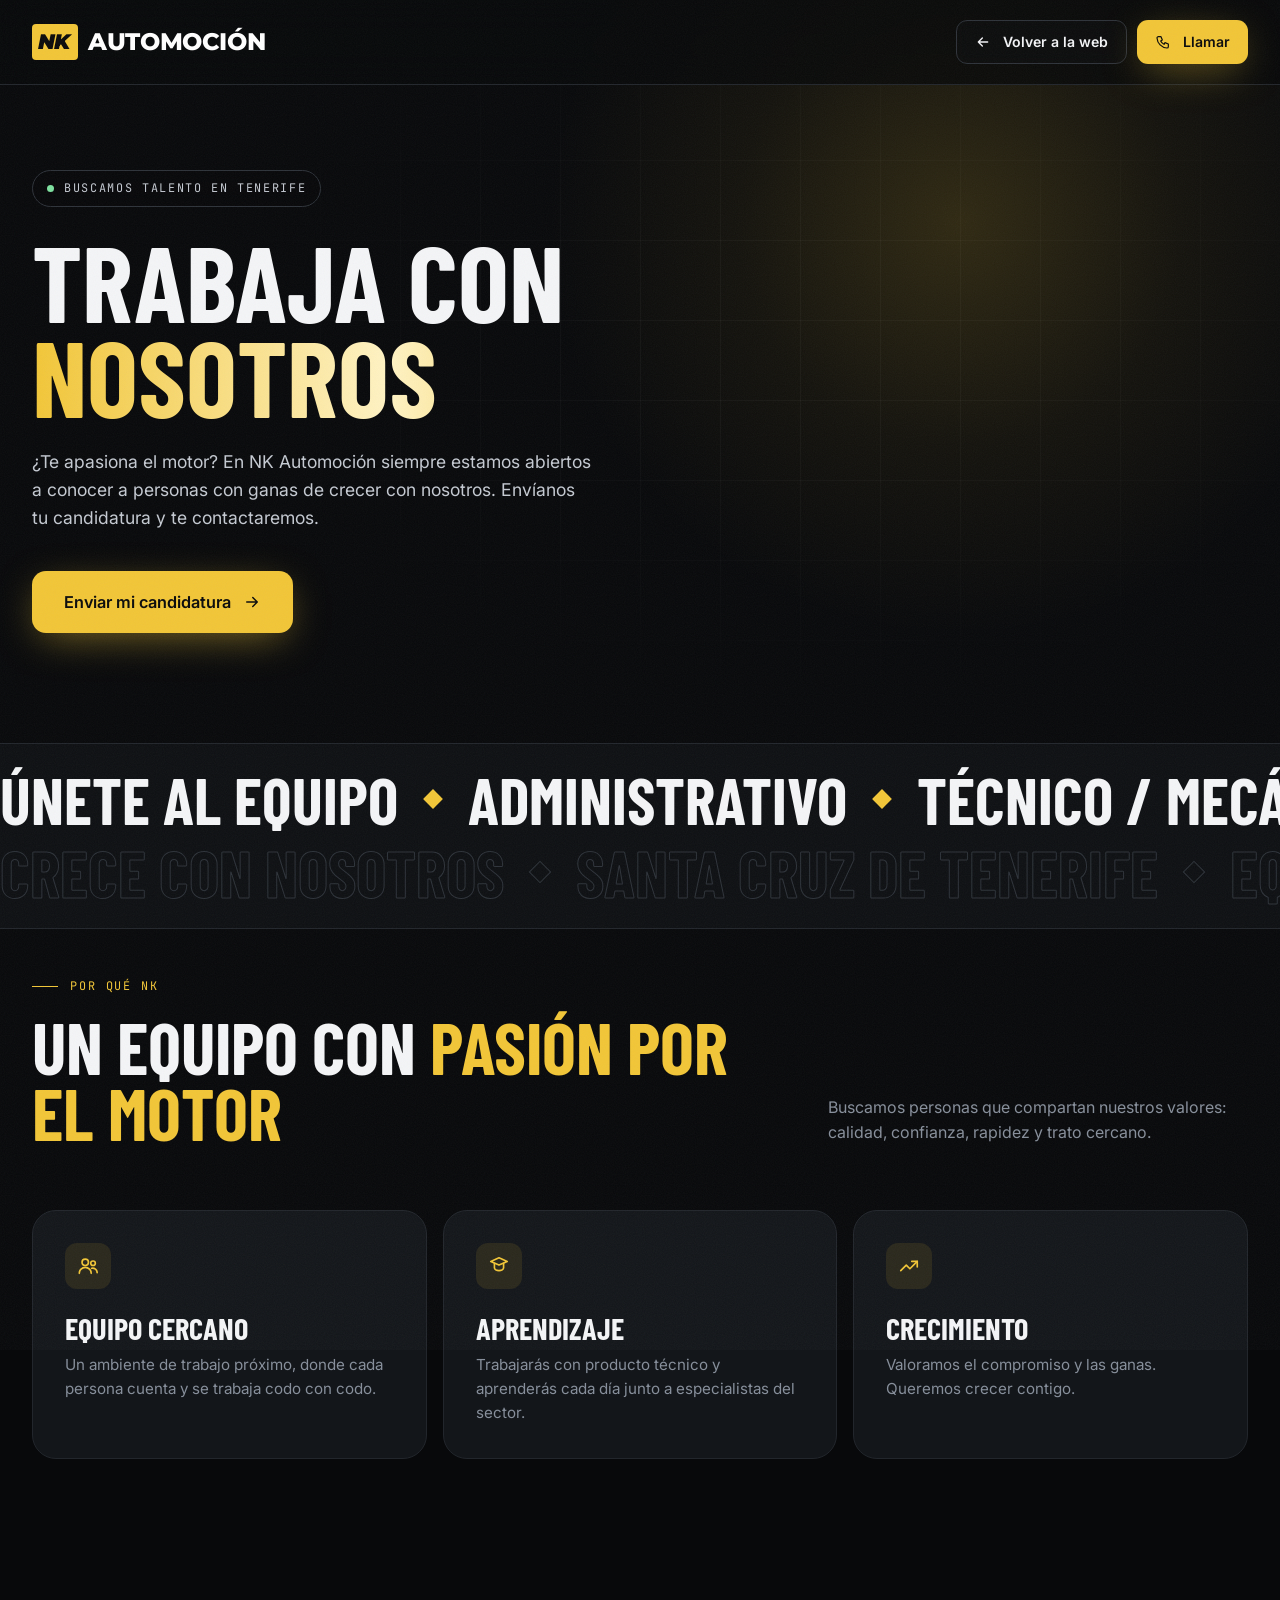
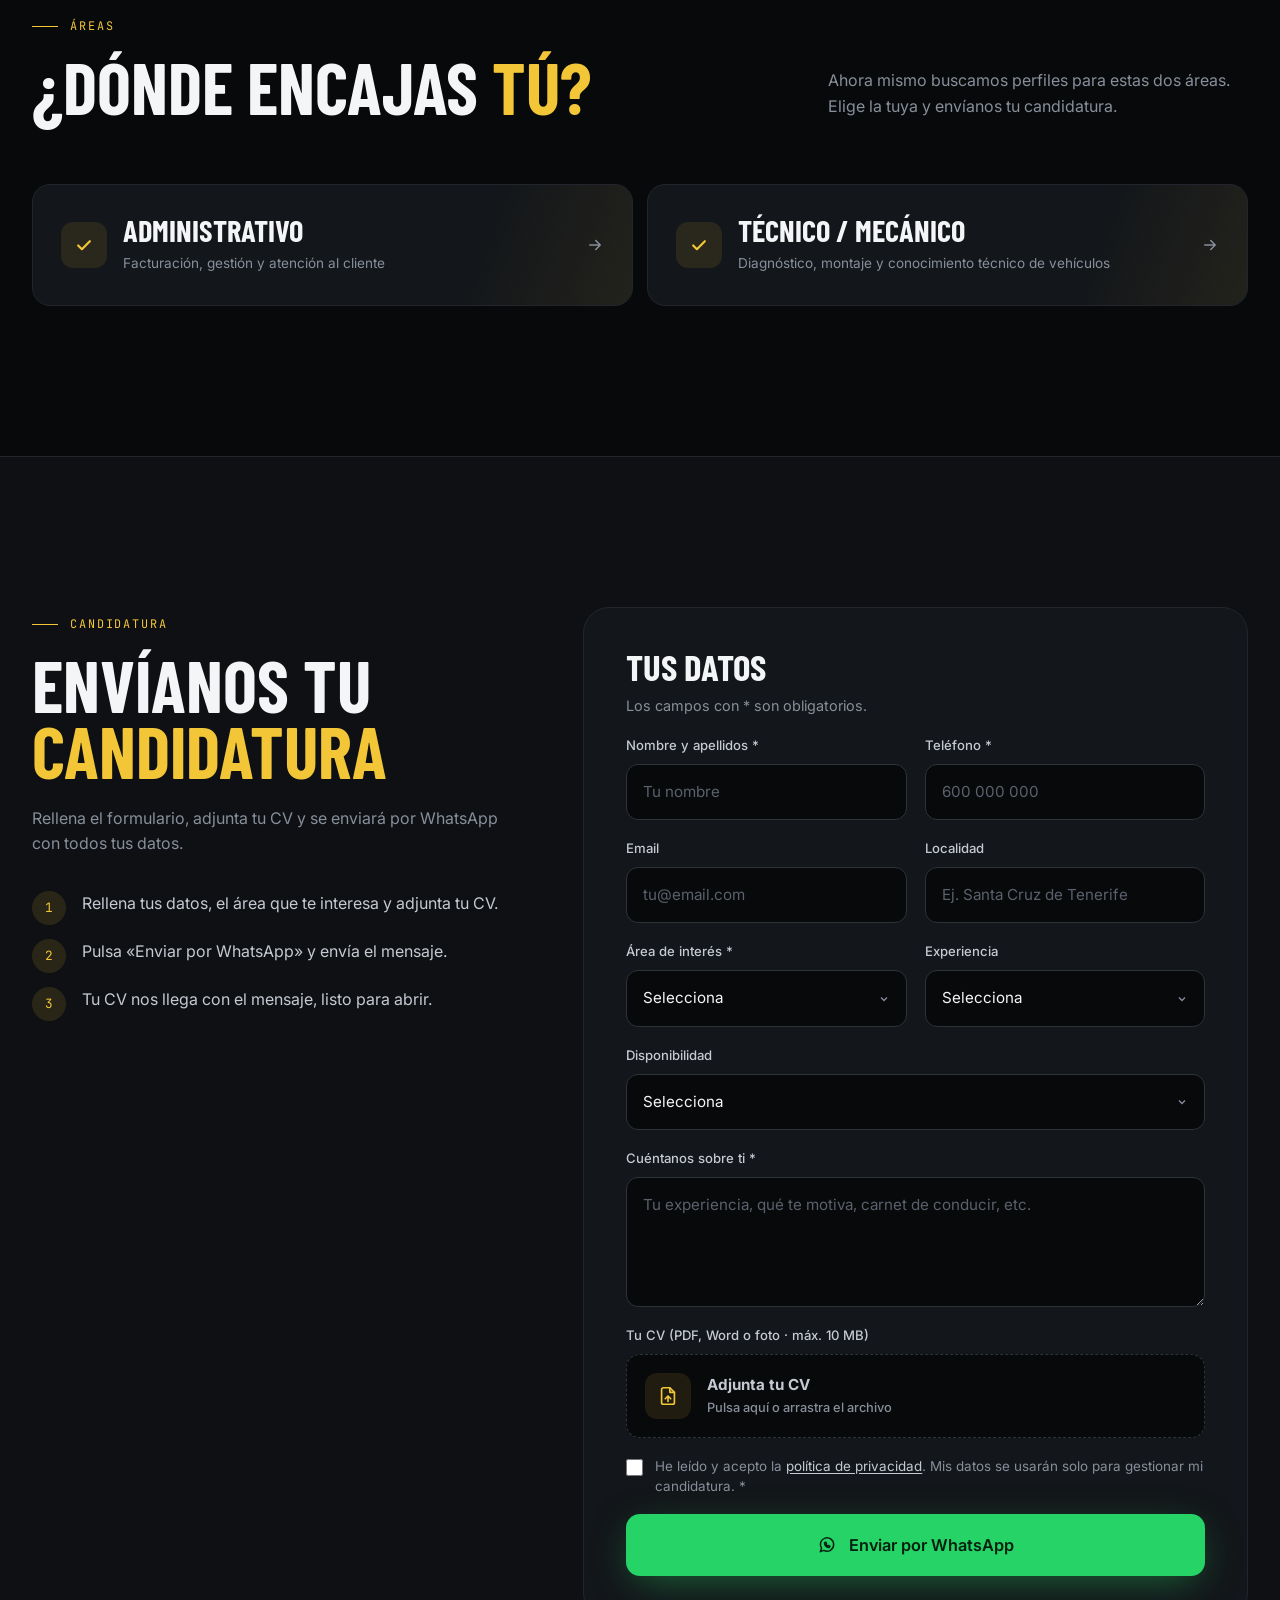
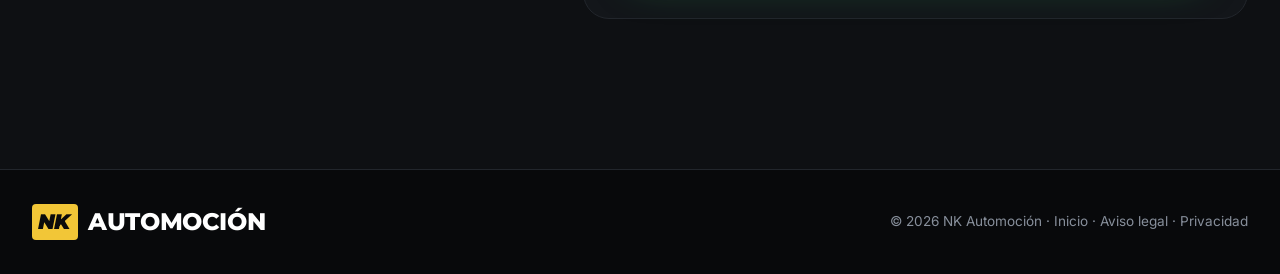
<file: trabaja-con-nosotros.html>
<!doctype html>
<html lang="es">
<head>
<meta charset="utf-8">
<meta name="viewport" content="width=device-width, initial-scale=1, viewport-fit=cover">
<title>Trabaja con nosotros: empleo en Santa Cruz de Tenerife | NK Automoción</title>
<meta name="description" content="Empleo en NK Automoción, taller mecánico en Santa Cruz de Tenerife: administrativo y técnico / mecánico. Envía tu candidatura y tu CV en un minuto.">
<link rel="canonical" href="https://nkautomocion7.vercel.app/trabaja-con-nosotros">
<meta name="robots" content="index, follow">
<meta property="og:site_name" content="NK Automoción">
<meta property="og:title" content="Trabaja con nosotros · NK Automoción">
<meta property="og:description" content="Buscamos administrativo y técnico / mecánico en Santa Cruz de Tenerife. Envía tu candidatura.">
<meta property="og:type" content="website">
<meta property="og:url" content="https://nkautomocion7.vercel.app/trabaja-con-nosotros">
<meta property="og:image" content="https://nkautomocion7.vercel.app/og-image.jpg">
<meta property="og:locale" content="es_ES">
<meta name="twitter:card" content="summary_large_image">
<link rel="icon" href="/favicon.svg" type="image/svg+xml">
<link rel="apple-touch-icon" href="/apple-touch-icon.png">
<link rel="manifest" href="/site.webmanifest">
<link rel="preconnect" href="https://fonts.googleapis.com">
<link rel="preconnect" href="https://fonts.gstatic.com" crossorigin>
<link href="https://fonts.googleapis.com/css2?family=Barlow+Condensed:wght@500;600;700;800&family=Inter:wght@400;500;600;700&family=Montserrat:ital,wght@0,800;1,900&family=JetBrains+Mono:wght@500&display=swap" rel="stylesheet">
<script>document.documentElement.classList.add('js','ready')</script>
<style>
:root{
  --bg:#08090b; --bg-2:#0e1013; --card:#13161a; --card-2:#191d22; --line:#22262c; --line-2:#2e333a;
  --text:#f4f5f7; --soft:#c5cad2; --muted:#878f9b;
  --accent:#f2c637; --accent-2:#ffd864; --ink:#0b0b0b;
  --radius:18px; --max:1280px;
  --display:'Barlow Condensed','Arial Narrow',system-ui,sans-serif;
  --sans:'Inter',system-ui,-apple-system,'Segoe UI',sans-serif;
  --brand:'Montserrat','Arial Black',system-ui,sans-serif;
  --mono:'JetBrains Mono',ui-monospace,Menlo,monospace;
  --ease:cubic-bezier(.16,1,.3,1);
}
*{box-sizing:border-box;margin:0;padding:0}
html{scroll-behavior:smooth;scroll-padding-top:84px}
body{background:var(--bg);color:var(--text);font-family:var(--sans);line-height:1.6;-webkit-font-smoothing:antialiased;overflow-x:clip;font-size:16px}
a{color:inherit;text-decoration:none}
button{font:inherit;cursor:pointer;border:0;background:none;color:inherit}
svg{flex:none}
::selection{background:var(--accent);color:var(--ink)}
:focus-visible{outline:2px solid var(--accent);outline-offset:3px;border-radius:6px}
.wrap{max-width:var(--max);margin:0 auto;padding:0 32px}
.eyebrow{display:inline-flex;align-items:center;gap:12px;font-family:var(--mono);font-size:.74rem;text-transform:uppercase;letter-spacing:.16em;color:var(--accent)}
.eyebrow::before{content:"";width:26px;height:1px;background:var(--accent)}
h1,h2,h3{font-family:var(--display);text-transform:uppercase;line-height:.92;letter-spacing:0;font-weight:700}
h2{font-size:clamp(2.7rem,5.6vw,5.2rem);margin-top:18px}
h2 .y{color:var(--accent)}
.lead{color:var(--soft);font-size:1.1rem}
.btn{position:relative;display:inline-flex;align-items:center;justify-content:center;gap:12px;height:56px;padding:0 28px;border-radius:14px;font-weight:600;font-size:.98rem;transition:background .3s,border-color .3s,color .3s,box-shadow .3s;white-space:nowrap;will-change:transform}
.btn svg.arr{transition:transform .35s var(--ease)}
.btn:hover svg.arr{transform:translateX(4px)}
.btn-primary{background:var(--accent);color:var(--ink);box-shadow:0 10px 40px -10px rgba(242,198,55,.55)}
.btn-primary:hover{background:var(--accent-2);box-shadow:0 14px 50px -8px rgba(242,198,55,.75)}
.btn-ghost{border:1px solid var(--line-2);color:var(--text);background:rgba(255,255,255,.02);backdrop-filter:blur(6px)}
.btn-ghost:hover{border-color:var(--soft)}
.btn-lg{height:62px;padding:0 32px;font-size:1.02rem}
.btn-sm{height:44px;padding:0 18px;font-size:.88rem;border-radius:11px}
.ring-ic{width:30px;height:30px;border-radius:50%;background:var(--ink);color:var(--accent);display:grid;place-items:center;margin-left:-8px;position:relative}
.ring-ic::after{content:"";position:absolute;inset:0;border-radius:50%;border:2px solid var(--ink);animation:ring 2s var(--ease) infinite}
@keyframes ring{0%{transform:scale(1);opacity:.8}100%{transform:scale(1.9);opacity:0}}

.js .reveal{opacity:0;transform:translateY(40px);transition:opacity 1.1s var(--ease),transform 1.1s var(--ease)}
.js .reveal.in{opacity:1;transform:none}
.d1{transition-delay:.1s!important}.d2{transition-delay:.2s!important}.d3{transition-delay:.3s!important}

/* Grain */
.grain{position:fixed;inset:-50%;z-index:200;pointer-events:none;opacity:.05;background-image:url("data:image/svg+xml,%3Csvg xmlns='http://www.w3.org/2000/svg' width='160' height='160'%3E%3Cfilter id='n'%3E%3CfeTurbulence type='fractalNoise' baseFrequency='.9' numOctaves='3' stitchTiles='stitch'/%3E%3C/filter%3E%3Crect width='100%25' height='100%25' filter='url(%23n)'/%3E%3C/svg%3E");animation:grain 1s steps(6) infinite}
@keyframes grain{0%{transform:translate(0,0)}20%{transform:translate(-3%,2%)}40%{transform:translate(2%,-3%)}60%{transform:translate(-2%,-1%)}80%{transform:translate(3%,3%)}100%{transform:translate(0,0)}}

/* Cursor */
.cursor{position:fixed;left:0;top:0;z-index:300;pointer-events:none;display:none}
.has-cursor .cursor{display:block}
.has-cursor,.has-cursor a,.has-cursor button,.has-cursor .cat{cursor:none}
.c-dot{position:fixed;width:6px;height:6px;margin:-3px 0 0 -3px;border-radius:50%;background:var(--accent)}
.c-ring{position:fixed;width:38px;height:38px;margin:-19px 0 0 -19px;border-radius:50%;border:1px solid rgba(242,198,55,.55);display:grid;place-items:center;transition:width .4s var(--ease),height .4s var(--ease),margin .4s var(--ease),background .3s,border-color .3s}
.c-label{font-size:.68rem;font-weight:700;text-transform:uppercase;letter-spacing:.08em;color:var(--ink);opacity:0;transition:opacity .2s}
.cursor.hover .c-ring{width:64px;height:64px;margin:-32px 0 0 -32px;border-color:var(--accent)}
.cursor.label .c-ring{width:84px;height:84px;margin:-42px 0 0 -42px;background:var(--accent);border-color:var(--accent)}
.cursor.label .c-label{opacity:1}
.cursor.label .c-dot,.cursor.hidden{opacity:0}

/* Loader */
.loader{position:fixed;inset:0;z-index:250;background:var(--bg);display:grid;place-items:center;transition:transform 1.1s var(--ease) .1s}
.loader .ld-inner{width:min(360px,80vw);transition:opacity .5s}
.ld-logo{display:flex;align-items:center;gap:12px;justify-content:center;margin-bottom:34px}
.ld-logo .nk-box{font-size:1.9rem}.ld-logo .nk-word{font-size:2.15rem}
.ld-bar{height:2px;background:var(--line);overflow:hidden}
.ld-bar i{display:block;height:100%;width:100%;background:var(--accent);transform-origin:left;transform:scaleX(0)}
.ld-meta{display:flex;justify-content:space-between;margin-top:12px;font-family:var(--mono);font-size:.72rem;color:var(--muted);text-transform:uppercase;letter-spacing:.14em}
.ready .loader{transform:translateY(-100%)}
.ready .loader .ld-inner{opacity:0}
html:not(.js) .loader{display:none}

/* Logo */
.logo{display:inline-flex;align-items:center;gap:10px}
.nk-box{background:var(--accent);color:var(--ink);font-family:var(--brand);font-weight:900;font-style:italic;font-size:1.3rem;letter-spacing:-.05em;line-height:1;padding:8px 9px 7px 6px;border-radius:4px}
.nk-word{font-family:var(--brand);font-weight:800;font-size:1.48rem;letter-spacing:-.015em;line-height:1;color:#fff}

/* Header */
header{position:fixed;top:0;left:0;right:0;z-index:60;transition:background .4s,border-color .4s,transform .5s var(--ease);border-bottom:1px solid transparent}
header.scrolled{background:rgba(8,9,11,.78);backdrop-filter:saturate(1.4) blur(18px);-webkit-backdrop-filter:saturate(1.4) blur(18px);border-bottom-color:var(--line)}
header.hide{transform:translateY(-100%)}
.nav{display:flex;align-items:center;justify-content:space-between;height:84px;gap:24px}
.menu{display:flex;gap:6px;font-size:.9rem;font-weight:500;background:rgba(255,255,255,.03);border:1px solid var(--line);border-radius:999px;padding:5px;backdrop-filter:blur(10px)}
.menu a{color:var(--soft);padding:8px 13px;border-radius:999px;transition:color .25s,background .25s;white-space:nowrap;font-size:.86rem}
.nav-phone{white-space:nowrap}
@media (max-width:1380px){.nav-phone{display:none!important}}
.menu a:hover{color:#fff}
.menu a.active{color:var(--ink);background:var(--accent)}
.nav-actions{display:flex;align-items:center;gap:14px}
.nav-phone{display:flex;flex-direction:column;align-items:flex-end;line-height:1.15;font-size:.72rem;color:var(--muted);font-family:var(--mono);text-transform:uppercase;letter-spacing:.1em}
.nav-phone b{font-family:var(--sans);font-size:1rem;color:#fff;letter-spacing:0;text-transform:none;font-weight:600}
.burger{display:none;width:46px;height:46px;border-radius:12px;border:1px solid var(--line-2);place-items:center;background:rgba(8,9,11,.5)}

/* Mobile nav */
.mnav{position:fixed;inset:0;background:var(--bg);z-index:55;padding:120px 22px 40px;display:flex;flex-direction:column;clip-path:circle(0% at calc(100% - 45px) 42px);transition:clip-path .8s var(--ease)}
.mnav.open{clip-path:circle(150% at calc(100% - 45px) 42px)}
.mnav a.ml{font-family:var(--display);text-transform:uppercase;font-size:2.9rem;font-weight:700;line-height:1;padding:14px 0;border-bottom:1px solid var(--line);display:flex;justify-content:space-between;align-items:center}
.mnav a.ml span{font-family:var(--mono);font-size:.75rem;color:var(--accent);font-weight:500}
.mnav .btn{margin-top:auto;width:100%}

/* ===== HERO ===== */
.hero{position:relative;min-height:100vh;min-height:100svh;display:flex;align-items:center;overflow:hidden;isolation:isolate;padding:120px 0 150px}
#disc{position:absolute;inset:0;width:100%;height:100%;z-index:-1;display:block}
.hero-glow{position:absolute;z-index:-2;width:900px;height:900px;left:var(--gx,70%);top:var(--gy,50%);transform:translate(-50%,-50%);background:radial-gradient(circle,rgba(242,198,55,.17) 0%,rgba(242,198,55,.05) 35%,transparent 65%);pointer-events:none}
.hero-grid{position:absolute;inset:0;z-index:-3;background-image:linear-gradient(rgba(255,255,255,.035) 1px,transparent 1px),linear-gradient(90deg,rgba(255,255,255,.035) 1px,transparent 1px);background-size:80px 80px;mask-image:radial-gradient(ellipse 70% 70% at 65% 45%,#000 20%,transparent 75%);-webkit-mask-image:radial-gradient(ellipse 70% 70% at 65% 45%,#000 20%,transparent 75%)}
.disc-fallback{position:absolute;right:6%;top:50%;width:min(560px,46vw);transform:translateY(-50%);z-index:-1;display:none;opacity:.9}
.disc-fallback.on{display:block}
.disc-fallback .spin{transform-origin:200px 200px;animation:spin 6s linear infinite}
@keyframes spin{to{transform:rotate(360deg)}}
.hero-content{position:relative;width:100%}
.hero-kicker{display:inline-flex;align-items:center;gap:10px;font-family:var(--mono);font-size:.74rem;text-transform:uppercase;letter-spacing:.14em;color:var(--soft);border:1px solid var(--line-2);padding:8px 14px;border-radius:999px;background:rgba(8,9,11,.5);backdrop-filter:blur(8px)}
.dot-live{width:7px;height:7px;border-radius:50%;background:#7ee2a0;box-shadow:0 0 0 0 rgba(126,226,160,.6);animation:pulse 2s infinite}
@keyframes pulse{70%{box-shadow:0 0 0 9px rgba(126,226,160,0)}100%{box-shadow:0 0 0 0 rgba(126,226,160,0)}}
.hero-title{font-size:clamp(3.6rem,6.7vw,7.4rem);line-height:.86;margin:28px 0 30px;max-width:9.5em}
.hero-title .ln{display:block;overflow:hidden;padding-bottom:.04em}
.hero-title .ln>span{display:inline-block}
.hero-title .y{color:var(--accent)}
.hero-title .o{color:transparent;-webkit-text-stroke:1.5px rgba(255,255,255,.85)}
.js .hero-title .ln>span{transform:translateY(105%);transition:transform 1.3s var(--ease)}
.js .hero-fade{opacity:0;transform:translateY(24px);transition:opacity 1.2s var(--ease),transform 1.2s var(--ease)}
.ready .hero-title .ln>span,.ready .hero-fade{transform:none;opacity:1}
.ready .hero-title .ln:nth-child(2)>span{transition-delay:.08s}
.ready .hero-title .ln:nth-child(3)>span{transition-delay:.16s}
.ready .hero-fade.f1{transition-delay:.35s}.ready .hero-fade.f2{transition-delay:.45s}.ready .hero-fade.f3{transition-delay:.55s}
.hero-lead{max-width:470px;color:var(--soft);font-size:1.14rem;margin-bottom:40px}
.hero-cta{display:flex;flex-wrap:wrap;gap:12px}

.hud{position:absolute;left:0;right:0;bottom:32px;z-index:2}
.hud .wrap{display:flex;justify-content:space-between;align-items:flex-end;gap:20px}
.hud-coord{font-family:var(--mono);font-size:.72rem;color:var(--muted);letter-spacing:.12em;line-height:1.7;text-transform:uppercase}
.hud-coord b{color:var(--soft);font-weight:500}
.rpm{display:flex;align-items:flex-end;gap:16px;font-family:var(--mono)}
.rpm-num{font-family:var(--display);font-size:3.2rem;font-weight:700;line-height:.8;color:#fff;font-variant-numeric:tabular-nums;min-width:2.1em;text-align:right}
.rpm-meta{font-size:.68rem;color:var(--muted);letter-spacing:.14em;text-transform:uppercase}
.rpm-bars{display:flex;gap:3px;align-items:flex-end;height:30px;margin-bottom:4px}
.rpm-bars i{width:4px;background:var(--line-2);border-radius:1px;transition:background .15s}
.rpm-bars i.on{background:var(--accent)}
.rpm-bars i.red.on{background:#ff5a4f}
.scroll-ind{display:flex;flex-direction:column;align-items:center;gap:10px;font-family:var(--mono);font-size:.68rem;letter-spacing:.2em;color:var(--muted);text-transform:uppercase}
.scroll-ind i{width:1px;height:46px;background:var(--line-2);position:relative;overflow:hidden}
.scroll-ind i::after{content:"";position:absolute;left:0;top:-50%;width:100%;height:50%;background:var(--accent);animation:drop 1.8s var(--ease) infinite}
@keyframes drop{to{top:110%}}

/* Marquee */
.marquee{border-top:1px solid var(--line);border-bottom:1px solid var(--line);padding:26px 0;overflow:hidden;background:var(--bg-2)}
.mq-row{display:flex;width:max-content;animation:mq 38s linear infinite}
.mq-row.rev{animation-direction:reverse;margin-top:6px}
.mq-row span{display:inline-flex;align-items:center;gap:34px;padding-right:34px;font-family:var(--display);font-weight:700;text-transform:uppercase;font-size:clamp(2.4rem,5vw,4.4rem);line-height:1.05;white-space:nowrap}
.mq-row.rev span{color:transparent;-webkit-text-stroke:1px var(--line-2)}
.mq-row span::after{content:"";width:16px;height:16px;background:var(--accent);transform:rotate(45deg);flex:none}
.mq-row.rev span::after{background:none;border:1px solid var(--line-2)}
.mq-skew{transition:transform .25s ease-out}
@keyframes mq{to{transform:translateX(-50%)}}

section{padding:150px 0;position:relative}


/* ===== SECTORES ===== */
.sectors{background:var(--bg);padding:130px 0 110px}
.sec-grid{display:grid;grid-template-columns:repeat(4,1fr);gap:16px}
.sector{position:relative;border:1px solid var(--line);border-radius:24px;padding:30px 28px;background:var(--card);overflow:hidden;isolation:isolate;min-height:300px;display:flex;flex-direction:column;transition:border-color .4s,transform .6s var(--ease)}
.sector::before{content:"";position:absolute;inset:0;z-index:-1;background:radial-gradient(380px circle at var(--mx,50%) var(--my,0%),rgba(242,198,55,.12),transparent 50%);opacity:0;transition:opacity .4s}
.sector:hover{border-color:rgba(242,198,55,.4);transform:translateY(-6px)}
.sector:hover::before{opacity:1}
.sector .s-ic{width:64px;height:64px;border-radius:16px;background:rgba(242,198,55,.1);border:1px solid rgba(242,198,55,.22);color:var(--accent);display:grid;place-items:center;margin-bottom:auto;transition:transform .6s var(--ease)}
.sector:hover .s-ic{transform:rotate(-8deg) scale(1.08)}
.sector .s-n{position:absolute;top:28px;right:28px;font-family:var(--mono);font-size:.74rem;color:var(--muted)}
.sector h3{font-size:2.4rem;margin:40px 0 10px}
.sector p{color:var(--muted);font-size:.93rem}
@media (max-width:1100px){.sec-grid{grid-template-columns:1fr 1fr}}
@media (max-width:760px){.sectors{padding:90px 0 70px}.sec-grid{gap:10px}.sector{min-height:0;padding:22px 18px}.sector h3{font-size:1.7rem;margin-top:26px}.sector .s-ic{width:52px;height:52px}.sector p{font-size:.84rem}.sector .s-n{top:20px;right:18px}}
@media (max-width:370px){.sec-grid{grid-template-columns:1fr}}

/* ===== HORIZONTAL CATEGORIES ===== */
.h-section{padding:0;background:var(--bg)}
.h-sticky{position:sticky;top:0;height:100vh;overflow:hidden;display:flex;flex-direction:column;justify-content:center}
.h-track{display:flex;gap:20px;padding:0 32px 0 max(32px,calc((100vw - var(--max))/2 + 32px));will-change:transform;width:max-content}
.h-intro{width:min(480px,80vw);flex:none;display:flex;flex-direction:column;justify-content:center;padding-right:40px}
.h-intro p{color:var(--muted);margin-top:24px;max-width:380px}
.h-hint{display:flex;align-items:center;gap:12px;margin-top:36px;font-family:var(--mono);font-size:.72rem;letter-spacing:.14em;text-transform:uppercase;color:var(--soft)}
.h-hint i{width:60px;height:1px;background:var(--line-2);position:relative;overflow:hidden}
.h-hint i::after{content:"";position:absolute;inset:0;background:var(--accent);animation:hint 2s var(--ease) infinite}
@keyframes hint{0%{transform:translateX(-100%)}100%{transform:translateX(100%)}}
.cat{position:relative;flex:none;width:380px;height:min(540px,68vh);background:var(--card);border:1px solid var(--line);border-radius:24px;padding:34px;display:flex;flex-direction:column;overflow:hidden;text-align:left;isolation:isolate;transition:border-color .4s,transform .6s var(--ease)}
.cat::before{content:"";position:absolute;inset:0;z-index:-1;background:radial-gradient(420px circle at var(--mx,50%) var(--my,30%),rgba(242,198,55,.13),transparent 45%);opacity:0;transition:opacity .4s}
.cat:hover{border-color:rgba(242,198,55,.4)}
.cat:hover::before{opacity:1}
.cat-num{font-family:var(--mono);font-size:.78rem;color:var(--muted);display:flex;justify-content:space-between;width:100%}
.cat-num b{font-weight:500;color:var(--accent)}
.cat-art{flex:1;display:grid;place-items:center;color:var(--accent);position:relative}
.cat-art::before{content:"";position:absolute;width:190px;height:190px;border-radius:50%;border:1px dashed var(--line-2);transition:transform 1.2s var(--ease),border-color .4s}
.cat:hover .cat-art::before{transform:rotate(90deg) scale(1.08);border-color:rgba(242,198,55,.35)}
.cat-art svg{width:110px;height:110px;transition:transform .8s var(--ease);filter:drop-shadow(0 0 30px rgba(242,198,55,.25))}
.cat:hover .cat-art svg{transform:scale(1.1) rotate(-6deg)}
.cat h3{font-size:2.5rem;margin-bottom:10px}
.cat p{color:var(--muted);font-size:.94rem;line-height:1.5;min-height:2.9em}
.cat-go{display:flex;align-items:center;justify-content:space-between;margin-top:22px;padding-top:18px;border-top:1px solid var(--line);font-size:.88rem;font-weight:600;color:var(--soft);transition:color .3s}
.cat:hover .cat-go{color:var(--accent)}
.cat-go span.c{width:38px;height:38px;border-radius:50%;border:1px solid var(--line-2);display:grid;place-items:center;transition:all .4s var(--ease)}
.cat:hover .cat-go span.c{background:var(--accent);color:var(--ink);border-color:var(--accent);transform:rotate(-45deg)}
.h-progress{position:absolute;left:max(32px,calc((100vw - var(--max))/2 + 32px));right:max(32px,calc((100vw - var(--max))/2 + 32px));bottom:44px;height:1px;background:var(--line);display:flex;align-items:center}
.h-progress i{position:absolute;left:0;top:0;height:1px;width:100%;background:var(--accent);transform-origin:left;transform:scaleX(0)}
.h-progress span{position:absolute;right:0;top:12px;font-family:var(--mono);font-size:.7rem;color:var(--muted);letter-spacing:.12em}

/* ===== BENTO ===== */
.why{background:var(--bg-2);border-top:1px solid var(--line)}
.sec-head{display:grid;grid-template-columns:1.2fr .8fr;gap:40px;align-items:end;margin-bottom:64px}
.sec-head p{color:var(--muted);max-width:420px;justify-self:end}
.bento{display:grid;grid-template-columns:repeat(4,1fr);grid-auto-rows:minmax(250px,auto);gap:16px}
.b{position:relative;background:var(--card);border:1px solid var(--line);border-radius:24px;padding:30px;overflow:hidden;isolation:isolate;display:flex;flex-direction:column}
.b::before{content:"";position:absolute;inset:0;z-index:-1;background:radial-gradient(380px circle at var(--mx,50%) var(--my,0%),rgba(255,255,255,.06),transparent 50%);opacity:0;transition:opacity .4s}
.b:hover::before{opacity:1}
.b h3{font-size:1.9rem;margin-bottom:8px}
.b p{color:var(--muted);font-size:.93rem;max-width:360px}
.b-tag{font-family:var(--mono);font-size:.7rem;letter-spacing:.14em;text-transform:uppercase;color:var(--accent);margin-bottom:auto;padding-bottom:30px}
.b-big{grid-column:span 2;grid-row:span 2}
.b-wide{grid-column:span 2}
/* scanner */
.scan{margin:6px 0 34px;border:1px solid var(--line-2);border-radius:16px;background:var(--bg);overflow:hidden;font-family:var(--mono);font-size:.82rem;position:relative}
.scan-head{display:flex;justify-content:space-between;padding:14px 18px;border-bottom:1px solid var(--line);color:var(--muted);font-size:.7rem;letter-spacing:.12em;text-transform:uppercase}
.scan-head b{color:var(--accent);font-weight:500}
.scan ul{list-style:none;padding:8px 0}
.scan li{display:grid;grid-template-columns:120px 1fr 26px;align-items:center;padding:11px 18px;color:var(--muted);opacity:.25;transition:opacity .4s,color .4s}
.scan li b{color:var(--text);font-weight:500}
.scan li i{width:22px;height:22px;border-radius:50%;border:1px solid var(--line-2);display:grid;place-items:center;font-style:normal;color:transparent;transition:all .4s var(--ease);transform:scale(.6)}
.scan.go li{opacity:1}
.scan.go li i{background:rgba(126,226,160,.12);border-color:rgba(126,226,160,.4);color:#7ee2a0;transform:none}
.scan.go li:nth-child(1),.scan.go li:nth-child(1) i{transition-delay:.2s}
.scan.go li:nth-child(2),.scan.go li:nth-child(2) i{transition-delay:.6s}
.scan.go li:nth-child(3),.scan.go li:nth-child(3) i{transition-delay:1s}
.scan.go li:nth-child(4),.scan.go li:nth-child(4) i{transition-delay:1.4s}
.scan-beam{position:absolute;left:0;right:0;top:46px;height:40px;background:linear-gradient(180deg,transparent,rgba(242,198,55,.14),transparent);border-bottom:1px solid rgba(242,198,55,.5);opacity:0}
.scan.go .scan-beam{animation:beam 1.8s var(--ease) .1s forwards}
@keyframes beam{0%{opacity:1;transform:translateY(0)}90%{opacity:1}100%{opacity:0;transform:translateY(170px)}}
.scan-ok{display:flex;align-items:center;gap:10px;margin:0 18px 16px;padding:12px 14px;border-radius:10px;background:rgba(242,198,55,.08);border:1px solid rgba(242,198,55,.25);color:var(--accent);font-weight:500;opacity:0;transform:translateY(8px);transition:all .6s var(--ease) 1.9s}
.scan.go .scan-ok{opacity:1;transform:none}
.big-num{font-family:var(--display);font-size:clamp(3.4rem,4.4vw,4.8rem);font-weight:800;line-height:.85;margin-bottom:12px}
.big-num i{font-style:normal;color:var(--accent)}
.road{display:block;width:calc(100% + 60px);margin:18px -30px auto;height:auto;max-height:120px}
.road .lane{stroke-dasharray:14 12;animation:lane .8s linear infinite}
@keyframes lane{to{stroke-dashoffset:-26}}
.live-big{display:flex;align-items:center;gap:12px;margin-bottom:auto;padding-bottom:30px}
.live-big b{font-family:var(--display);font-size:3.4rem;line-height:.8;font-weight:800}
.shield{position:absolute;right:24px;top:24px;color:var(--accent);opacity:.9}

/* ===== GAUGES ===== */
.gauges-sec{background:var(--bg)}
.gauges{display:grid;grid-template-columns:repeat(2,1fr);gap:16px;max-width:960px;margin:0 auto}
.gauge{position:relative;border:1px solid var(--line);border-radius:24px;padding:36px 30px 32px;background:linear-gradient(180deg,var(--card),var(--bg));text-align:center;overflow:hidden}
.gauge svg{width:100%;max-width:300px;height:auto;display:block;margin:0 auto}
.gauge .g-val{font-family:var(--display);font-size:4rem;font-weight:800;line-height:1;margin-top:-6px;position:relative;font-variant-numeric:tabular-nums}
.gauge .g-val i{font-style:normal;color:var(--accent)}
.gauge .g-label{color:var(--muted);margin-top:10px;font-size:.95rem}
.gauge .g-unit{font-family:var(--mono);font-size:.66rem;letter-spacing:.14em;color:var(--muted);text-transform:uppercase;position:absolute;top:20px;left:24px}

/* ===== TIMELINE ===== */
.steps-sec{background:var(--bg-2);border-top:1px solid var(--line);border-bottom:1px solid var(--line)}
.tl-grid{display:grid;grid-template-columns:.9fr 1.1fr;gap:80px;align-items:start}
.tl-head{position:sticky;top:140px}
.tl-head .lead{margin:26px 0 36px;max-width:420px;color:var(--muted)}
.tl{position:relative;padding-left:64px}
.tl-line{position:absolute;left:19px;top:10px;bottom:10px;width:2px;background:var(--line)}
.tl-fill{position:absolute;inset:0;background:var(--accent);transform-origin:top;transform:scaleY(0)}
.tl-fill::after{content:"";position:absolute;left:50%;bottom:-6px;width:14px;height:14px;margin-left:-7px;border-radius:50%;background:var(--accent);box-shadow:0 0 0 6px rgba(242,198,55,.15),0 0 40px 10px rgba(242,198,55,.45)}
.step{position:relative;padding:0 0 80px}
.step:last-child{padding-bottom:0}
.step-dot{position:absolute;left:-64px;top:0;width:40px;height:40px;border-radius:50%;background:var(--bg-2);border:1px solid var(--line-2);display:grid;place-items:center;font-family:var(--mono);font-size:.75rem;color:var(--muted);transition:all .5s var(--ease)}
.step.on .step-dot{background:var(--accent);border-color:var(--accent);color:var(--ink);font-weight:600}
.step h3{font-size:clamp(2.2rem,3.6vw,3.2rem);margin-bottom:14px;transition:color .5s;color:var(--line-2)}
.step.on h3{color:#fff}
.step p{color:var(--muted);max-width:460px;font-size:1.02rem}
.step-chips{display:flex;gap:8px;flex-wrap:wrap;margin-top:18px}
.step-chips span{font-size:.8rem;border:1px solid var(--line-2);border-radius:999px;padding:6px 12px;color:var(--soft)}

/* ===== ABOUT ===== */
.about{background:var(--bg)}
.about-big{font-family:var(--display);text-transform:uppercase;font-weight:700;font-size:clamp(2.3rem,5vw,4.6rem);line-height:1.02;margin:30px 0 70px;max-width:1150px}
.about-big .w{opacity:1;transition:opacity .15s linear}
.js .about-big .w{opacity:.13}
.about-big .w.y{color:var(--accent)}
.about-row{display:grid;grid-template-columns:1fr 1fr 1fr;gap:16px}
.ab{border-top:1px solid var(--line-2);padding-top:22px}
.ab b{font-family:var(--mono);font-size:.74rem;color:var(--accent);letter-spacing:.12em;text-transform:uppercase;font-weight:500;display:block;margin-bottom:10px}
.ab p{color:var(--soft)}

/* ===== CALL CTA ===== */
.call{padding:0 0 150px;background:var(--bg)}
.call-box{position:relative;border-radius:32px;overflow:hidden;isolation:isolate;border:1px solid var(--line-2);background:var(--card);padding:110px 60px;text-align:center}
.beam{position:absolute;inset:-40%;z-index:-1;background:conic-gradient(from 0deg at 50% 50%,transparent 0deg,rgba(242,198,55,.0) 140deg,rgba(242,198,55,.22) 170deg,rgba(255,230,150,.35) 180deg,rgba(242,198,55,.22) 190deg,transparent 220deg,transparent 360deg);animation:sweep 7s linear infinite;filter:blur(30px)}
@keyframes sweep{to{transform:rotate(360deg)}}
.call-box::after{content:"";position:absolute;inset:0;z-index:-1;background:radial-gradient(ellipse 60% 70% at 50% 50%,rgba(19,22,26,.2),var(--card) 80%)}
.call-box h2{font-size:clamp(3rem,8vw,7rem);margin-top:22px}
.call-num{display:inline-block;font-family:var(--display);font-weight:800;font-size:clamp(3.4rem,11vw,10rem);line-height:.9;letter-spacing:.01em;margin:26px 0 22px;color:var(--accent);text-shadow:0 0 80px rgba(242,198,55,.35);transition:transform .6s var(--ease)}
.call-num:hover{transform:scale(1.03)}
.call-box p{color:var(--soft);max-width:520px;margin:0 auto 40px}
.call-actions{display:flex;justify-content:center;gap:12px;flex-wrap:wrap}

/* ===== CONTACT ===== */
.contact{background:var(--bg-2);border-top:1px solid var(--line)}
.contact-grid{display:grid;grid-template-columns:.95fr 1.05fr;gap:64px}
.contact .lead{margin-top:24px;color:var(--muted);font-size:1.02rem}
.info-list{display:flex;flex-direction:column;gap:12px;margin-top:40px}
.info{display:flex;gap:16px;align-items:center;padding:20px 22px;border:1px solid var(--line);border-radius:16px;background:var(--card);transition:border-color .3s,transform .5s var(--ease)}
.info:hover{border-color:rgba(242,198,55,.4);transform:translateX(6px)}
.ic{width:46px;height:46px;border-radius:12px;background:rgba(242,198,55,.1);color:var(--accent);display:grid;place-items:center;flex:none}
.info small{color:var(--muted);display:block;font-family:var(--mono);font-size:.68rem;text-transform:uppercase;letter-spacing:.14em}
.info b{font-weight:600;font-size:1rem;line-height:1.45}
.info .ext{margin-left:auto;color:var(--muted)}
form.card{background:var(--card);border:1px solid var(--line);border-radius:26px;padding:42px;display:grid;grid-template-columns:1fr 1fr;gap:18px;align-self:start}
form.card h3{grid-column:1/-1;font-size:2.3rem}
form.card .sub{grid-column:1/-1;color:var(--muted);font-size:.9rem;margin-top:-8px}
.field{display:flex;flex-direction:column;gap:8px}
.field.full{grid-column:1/-1}
.field label{font-size:.82rem;color:var(--soft);font-weight:500}
.field input,.field textarea,.field select{width:100%;background:var(--bg);border:1px solid var(--line-2);color:var(--text);padding:15px 16px;border-radius:12px;font:inherit;font-size:.95rem;outline:none;transition:border-color .2s,box-shadow .2s;cursor:text}
.field select{cursor:pointer;appearance:none;-webkit-appearance:none;background-image:url("data:image/svg+xml,%3Csvg xmlns='http://www.w3.org/2000/svg' width='12' height='12' viewBox='0 0 24 24' fill='none' stroke='%23878f9b' stroke-width='2.5'%3E%3Cpath d='m6 9 6 6 6-6'/%3E%3C/svg%3E");background-repeat:no-repeat;background-position:right 16px center;padding-right:42px}
.field input::placeholder,.field textarea::placeholder{color:#5a616c}
.field input:focus,.field textarea:focus,.field select:focus{border-color:var(--accent);box-shadow:0 0 0 4px rgba(242,198,55,.12)}
.field textarea{min-height:130px;resize:vertical}
.field.err input,.field.err textarea{border-color:#ff6b6b}
.consent{grid-column:1/-1;display:flex;gap:12px;font-size:.84rem;color:var(--muted);align-items:flex-start;line-height:1.5}
.consent input{margin-top:3px;width:17px;height:17px;accent-color:var(--accent);flex:none}
.consent a{color:var(--soft);text-decoration:underline;text-underline-offset:2px}
form.card{position:relative}
form.card .btn[disabled]{opacity:.7;pointer-events:none}
.form-msg{grid-column:1/-1;font-size:.9rem;display:none;padding:12px 14px;border-radius:10px}
.form-msg.ok{display:block;background:rgba(126,226,160,.08);color:#7ee2a0;border:1px solid rgba(126,226,160,.2)}
.form-msg.ko{display:block;background:rgba(255,107,107,.08);color:#ff8f8f;border:1px solid rgba(255,107,107,.2)}
form.card .btn{grid-column:1/-1;width:100%}
.cv-drop{position:relative;display:flex;align-items:center;gap:16px;padding:18px;border:1.5px dashed var(--line-2);border-radius:14px;background:var(--bg);cursor:pointer;transition:border-color .25s,background .25s}
.cv-drop:hover,.cv-drop.drag{border-color:var(--accent);background:rgba(242,198,55,.05)}
.cv-drop.has{border-style:solid;border-color:rgba(126,226,160,.5)}
.cv-drop input{position:absolute;inset:0;opacity:0;cursor:pointer}
.cv-drop b{display:block;font-size:.95rem}
.cv-drop small{color:var(--muted);font-size:.8rem}
.cv-drop .x{margin-left:auto;position:relative;z-index:2;width:30px;height:30px;border-radius:50%;border:1px solid var(--line-2);display:none;place-items:center;color:var(--muted)}
.cv-drop.has .x{display:grid}
.btn-wa{background:#25d366;color:#06200f;box-shadow:0 10px 40px -10px rgba(37,211,102,.5)}
.btn-wa:hover{background:#3ee07b}

/* ===== FOOTER ===== */
footer{padding:90px 0 0;border-top:1px solid var(--line);overflow:hidden}
.foot-grid{display:grid;grid-template-columns:1.5fr 1fr 1fr 1fr;gap:40px;margin-bottom:70px}
footer h4{font-family:var(--mono);font-size:.7rem;text-transform:uppercase;letter-spacing:.16em;color:var(--muted);margin-bottom:20px;font-weight:500}
footer ul{list-style:none;display:flex;flex-direction:column;gap:12px;font-size:.93rem;color:var(--soft)}
footer ul a{transition:color .2s}
footer ul a:hover{color:var(--accent)}
.foot-about{color:var(--muted);font-size:.92rem;margin-top:20px;max-width:320px}
.partner{display:inline-flex;align-items:center;gap:12px;margin-top:26px;border:1px solid var(--line-2);border-radius:12px;padding:10px 16px 10px 10px;transition:border-color .3s}
.partner:hover{border-color:var(--accent)}
.partner .pl{width:34px;height:34px;border-radius:8px;background:#fff;color:var(--ink);display:grid;place-items:center;font-family:var(--brand);font-weight:800}
.partner small{display:block;color:var(--muted);font-size:.72rem;font-family:var(--mono);letter-spacing:.1em;text-transform:uppercase}
.foot-bottom{display:flex;justify-content:space-between;gap:20px;flex-wrap:wrap;padding:26px 0;border-top:1px solid var(--line);color:var(--muted);font-size:.82rem}
.to-top{display:inline-flex;align-items:center;gap:6px;transition:color .2s}
.to-top:hover{color:var(--text)}
.giant{display:flex;align-items:center;justify-content:center;gap:1.4vw;padding:3vw 0 0;line-height:.78;user-select:none;transform:translateY(12%)}
.giant .nk-box{font-size:8.4vw;padding:.08em .09em .05em .05em;border-radius:.06em}
.giant .nk-word{font-size:9.2vw;color:var(--card-2);-webkit-text-stroke:1px var(--line-2)}

/* Sticky call bar (mobile) */
.callbar{position:fixed;left:12px;right:12px;bottom:calc(12px + env(safe-area-inset-bottom));z-index:70;display:none;gap:8px;padding:8px;border-radius:18px;background:rgba(19,22,26,.85);backdrop-filter:blur(16px);-webkit-backdrop-filter:blur(16px);border:1px solid var(--line-2);transform:translateY(140%);transition:transform .6s var(--ease)}
.callbar.show{transform:none}
.callbar .btn{flex:1;height:52px;padding:0 14px}

/* Cookie */
.cookie{position:fixed;left:24px;bottom:24px;max-width:380px;background:var(--card-2);border:1px solid var(--line-2);border-radius:18px;padding:22px;z-index:110;font-size:.86rem;color:var(--soft);box-shadow:0 20px 60px -10px rgba(0,0,0,.7);transform:translateY(20px);opacity:0;pointer-events:none;transition:all .5s var(--ease)}
.cookie.show{transform:none;opacity:1;pointer-events:auto}
.cookie b{display:block;color:#fff;margin-bottom:6px}
.cookie a{color:#fff;text-decoration:underline;text-underline-offset:2px}
.cookie .row{display:flex;gap:8px;margin-top:16px}
.cookie .btn{flex:1}

/* ===== RESPONSIVE ===== */
@media (max-width:1100px){
  .menu{display:none}
  .burger{display:grid}
  .bento{grid-template-columns:1fr 1fr}
  .tl-grid,.contact-grid{grid-template-columns:1fr;gap:56px}
  .tl-head{position:static}
  .foot-grid{grid-template-columns:1fr 1fr}
  .sec-head{grid-template-columns:1fr;gap:20px}
  .sec-head p{justify-self:start}
}
@media (max-width:899px){
  .h-sticky{position:static;height:auto;padding:110px 0 40px}
  .h-viewport{overflow-x:auto;scroll-snap-type:x mandatory;-webkit-overflow-scrolling:touch;scrollbar-width:none;padding-bottom:10px}
  .h-viewport::-webkit-scrollbar{display:none}
  .h-track{padding:0 20px;gap:12px}
  .h-intro{width:calc(100vw - 40px);padding:0 0 30px;position:sticky;left:20px}
  .h-section .h-track{flex-wrap:nowrap}
  .h-progress{display:none}
  .cat{scroll-snap-align:center;width:78vw;height:440px;padding:26px}
  .h-head-m{padding:0 20px 34px}
}
@media (min-width:900px){.h-head-m{display:none}}
@media (max-width:899px){.h-intro{display:none}}
@media (max-width:760px){
  .wrap{padding:0 20px}
  section{padding:100px 0}
  .nav{height:72px}
  .nav-phone,.nav-actions .btn{display:none}
  .nk-box{font-size:1.08rem}.nk-word{font-size:1.22rem}
  .hero{align-items:flex-end;padding:0 0 108px}
  .hero-title{font-size:clamp(2.8rem,12.6vw,4.2rem);margin:18px 0 18px}
  .k-long,.hide-m{display:none!important}
  .hero-lead{font-size:1.02rem;margin-bottom:28px}
  .hero-cta .btn{width:100%}
  .hero-kicker{font-size:.64rem}
  .hud{bottom:20px}
  .hud-coord,.scroll-ind{display:none}
  .hud .wrap{justify-content:flex-start}
  .rpm-num{font-size:2.4rem}
  .bento{grid-template-columns:1fr;grid-auto-rows:auto}
  .b-big,.b-wide{grid-column:auto;grid-row:auto}
  .b{padding:24px;min-height:230px}
  .scan li{grid-template-columns:96px 1fr 24px;padding:10px 14px}
  .big-num{font-size:4.4rem}
  .gauges{grid-template-columns:1fr}
  .tl{padding-left:56px}
  .step-dot{left:-56px}
  .about-row{grid-template-columns:1fr;gap:24px}
  .call{padding-bottom:100px}
  .call-box{padding:70px 22px;border-radius:24px}
  .call-actions .btn{width:100%}
  form.card{grid-template-columns:1fr;padding:28px 20px}
  .foot-grid{grid-template-columns:1fr 1fr;gap:34px}
  .foot-grid>div:first-child{grid-column:1/-1}
  .callbar{display:flex}
  footer{padding-bottom:84px}
  .cookie{left:12px;right:12px;bottom:calc(84px + env(safe-area-inset-bottom));max-width:none}
}
@media (prefers-reduced-motion:reduce){
  *,*::before,*::after{animation:none!important;transition:none!important;scroll-behavior:auto!important}
  .js .reveal,.js .hero-fade,.js .hero-title .ln>span{opacity:1;transform:none}
  .js .about-big .w{opacity:1}
}
</style>
<style>
.job-hero{position:relative;overflow:hidden;isolation:isolate;padding:170px 0 110px}
.job-hero .hero-grid{z-index:-2}
.job-hero .hero-glow{left:75%;top:30%}
.job-hero h1{font-size:clamp(3.4rem,8.4vw,8rem);line-height:.88;margin:26px 0 26px}
.job-hero h1 .y{color:var(--accent)}
.job-hero .lead{max-width:560px;margin-bottom:38px}
.perks{display:grid;grid-template-columns:repeat(3,1fr);gap:16px}
.perk{border:1px solid var(--line);border-radius:24px;padding:32px;background:var(--card)}
.perk .ic{margin-bottom:26px}
.perk h3{font-size:1.9rem;margin-bottom:10px}
.perk p{color:var(--muted);font-size:.95rem}
.areas{display:grid;grid-template-columns:repeat(2,1fr);gap:14px}
.area{padding:30px 28px!important;position:relative;overflow:hidden;isolation:isolate}
.area::before{content:"";position:absolute;inset:0;z-index:-1;background:linear-gradient(110deg,transparent 30%,rgba(242,198,55,.12) 50%,transparent 70%);background-size:250% 100%;animation:areaSweep 4s ease-in-out infinite}
.area:nth-child(2)::before{animation-delay:2s}
.area b{font-size:1.9rem!important}
.area>span:nth-child(2){min-width:0;flex:1}
@media (max-width:760px){.area{padding:22px 18px!important;gap:14px!important}.area b{font-size:1.45rem!important;overflow-wrap:anywhere}}
.area .ic{animation:icFloat 3s ease-in-out infinite}
@keyframes areaSweep{0%{background-position:150% 0}60%,100%{background-position:-100% 0}}
@keyframes icFloat{50%{transform:translateY(-5px)}}
/* banda en movimiento */
.job-band{border-top:1px solid var(--line);border-bottom:1px solid var(--line);background:var(--bg-2);overflow:hidden;padding:22px 0}
.job-band .row{display:flex;width:max-content;animation:jobMq 26s linear infinite}
.job-band .row.rev{animation-direction:reverse;margin-top:6px}
.job-band span{display:inline-flex;align-items:center;gap:28px;padding-right:28px;font-family:var(--display);font-weight:700;text-transform:uppercase;font-size:clamp(2.2rem,5vw,4rem);line-height:1.05;white-space:nowrap}
.job-band .rev span{color:transparent;-webkit-text-stroke:1px var(--line-2)}
.job-band span::after{content:"";width:14px;height:14px;background:var(--accent);transform:rotate(45deg);flex:none}
.job-band .rev span::after{background:none;border:1px solid var(--line-2)}
@keyframes jobMq{to{transform:translateX(-50%)}}
/* hero en movimiento */
.job-hero .hero-glow{animation:glowMove 9s ease-in-out infinite alternate}
@keyframes glowMove{0%{transform:translate(-50%,-50%) scale(1)}50%{transform:translate(-62%,-38%) scale(1.15)}100%{transform:translate(-40%,-55%) scale(.95)}}
.job-hero h1 .y{background:linear-gradient(90deg,var(--accent) 0%,#fff3c4 40%,var(--accent) 70%);background-size:220% 100%;-webkit-background-clip:text;background-clip:text;color:transparent;animation:hotShine 4s linear infinite}
@keyframes hotShine{to{background-position:-220% 0}}
.perk .ic{animation:icFloat 3.4s ease-in-out infinite}
.perk:nth-child(2) .ic{animation-delay:.6s}.perk:nth-child(3) .ic{animation-delay:1.2s}
.perk{transition:transform .5s var(--ease),border-color .3s}
.perk:hover{transform:translateY(-6px);border-color:rgba(242,198,55,.4)}
.area{display:flex;align-items:center;gap:16px;padding:22px 24px;border:1px solid var(--line);border-radius:18px;background:var(--card);transition:border-color .3s,transform .5s var(--ease);text-align:left;width:100%}
.area:hover{border-color:rgba(242,198,55,.45);transform:translateY(-3px)}
.area b{font-family:var(--display);text-transform:uppercase;font-size:1.45rem;font-weight:700;line-height:1}
.area small{display:block;color:var(--muted);font-size:.85rem;margin-top:4px}
.area .go{margin-left:auto;color:var(--muted)}
.job-form-wrap{display:grid;grid-template-columns:.85fr 1.15fr;gap:60px;align-items:start}
.job-steps{list-style:none;margin-top:34px;display:flex;flex-direction:column;gap:14px;counter-reset:j}
.job-steps li{display:flex;gap:16px;align-items:flex-start;color:var(--soft)}
.job-steps li::before{counter-increment:j;content:counter(j);flex:none;width:34px;height:34px;border-radius:50%;background:rgba(242,198,55,.12);color:var(--accent);display:grid;place-items:center;font-family:var(--mono);font-size:.8rem}
.cv-drop{position:relative;display:flex;align-items:center;gap:16px;padding:18px;border:1.5px dashed var(--line-2);border-radius:14px;background:var(--bg);cursor:pointer;transition:border-color .25s,background .25s}
.cv-drop:hover,.cv-drop.drag{border-color:var(--accent);background:rgba(242,198,55,.05)}
.cv-drop.has{border-style:solid;border-color:rgba(126,226,160,.5)}
.cv-drop input{position:absolute;inset:0;opacity:0;cursor:pointer}
.cv-drop b{display:block;font-size:.95rem}
.cv-drop small{color:var(--muted);font-size:.8rem}
.cv-drop .x{margin-left:auto;position:relative;z-index:2;width:30px;height:30px;border-radius:50%;border:1px solid var(--line-2);display:none;place-items:center;color:var(--muted)}
.cv-drop.has .x{display:grid}
.btn-wa{background:#25d366;color:#06200f;box-shadow:0 10px 40px -10px rgba(37,211,102,.5)}
.btn-wa:hover{background:#3ee07b}
.simple-foot{border-top:1px solid var(--line);padding:34px 0;color:var(--muted);font-size:.85rem}
.simple-foot .wrap{display:flex;justify-content:space-between;gap:20px;flex-wrap:wrap;align-items:center}
.simple-foot a:hover{color:var(--accent)}
@media (max-width:1000px){.perks{grid-template-columns:1fr 1fr}.job-form-wrap{grid-template-columns:1fr;gap:44px}}
@media (max-width:760px){.job-hero{padding:120px 0 70px}.perks,.areas{grid-template-columns:1fr}.perk{padding:26px}.nav-back span{display:none}.nav-call span{display:none}.nav-actions .btn-sm{padding:0 13px}}
</style>

<script type="application/ld+json">
{
 "@context": "https://schema.org",
 "@graph": [
  {
   "@type": "JobPosting",
   "title": "Administrativo/a",
   "description": "<p>Buscamos una persona para el área administrativa de NK Automoción en Santa Cruz de Tenerife: facturación, gestión y atención al cliente.</p><p>Envía tu candidatura y tu CV desde nuestra web.</p>",
   "datePosted": "2026-10-15",
   "hiringOrganization": {
    "@type": "Organization",
    "name": "NK Automoción",
    "sameAs": "https://nkautomocion7.vercel.app/",
    "logo": "https://nkautomocion7.vercel.app/icon-512.png"
   },
   "jobLocation": {
    "@type": "Place",
    "address": {
     "@type": "PostalAddress",
     "streetAddress": "C. Laura Grote de la Puerta, 14, Nave 7",
     "postalCode": "38110",
     "addressLocality": "Santa Cruz de Tenerife",
     "addressRegion": "Canarias",
     "addressCountry": "ES"
    }
   },
   "directApply": true,
   "url": "https://nkautomocion7.vercel.app/trabaja-con-nosotros"
  },
  {
   "@type": "JobPosting",
   "title": "Técnico/a / mecánico/a",
   "description": "<p>Buscamos un técnico o mecánico para NK Automoción en Santa Cruz de Tenerife: diagnóstico, montaje y conocimiento técnico de vehículos.</p><p>Envía tu candidatura y tu CV desde nuestra web.</p>",
   "datePosted": "2026-10-15",
   "hiringOrganization": {
    "@type": "Organization",
    "name": "NK Automoción",
    "sameAs": "https://nkautomocion7.vercel.app/",
    "logo": "https://nkautomocion7.vercel.app/icon-512.png"
   },
   "jobLocation": {
    "@type": "Place",
    "address": {
     "@type": "PostalAddress",
     "streetAddress": "C. Laura Grote de la Puerta, 14, Nave 7",
     "postalCode": "38110",
     "addressLocality": "Santa Cruz de Tenerife",
     "addressRegion": "Canarias",
     "addressCountry": "ES"
    }
   },
   "directApply": true,
   "url": "https://nkautomocion7.vercel.app/trabaja-con-nosotros"
  }
 ]
}
</script>
</head>
<body>
<div class="grain" aria-hidden="true"></div>
<!-- Iconos -->
<svg width="0" height="0" style="position:absolute" aria-hidden="true">
  <symbol id="i-phone" viewBox="0 0 24 24"><path fill="none" stroke="currentColor" stroke-width="1.8" stroke-linecap="round" stroke-linejoin="round" d="M5 4h4l2 5-2.5 1.5a11 11 0 0 0 5 5L15 13l5 2v4a2 2 0 0 1-2 2A16 16 0 0 1 3 6a2 2 0 0 1 2-2"/></symbol>
  <symbol id="i-mail" viewBox="0 0 24 24"><g fill="none" stroke="currentColor" stroke-width="1.8" stroke-linecap="round" stroke-linejoin="round"><rect x="3" y="5" width="18" height="14" rx="2"/><path d="m3 7 9 6 9-6"/></g></symbol>
  <symbol id="i-pin" viewBox="0 0 24 24"><g fill="none" stroke="currentColor" stroke-width="1.8" stroke-linecap="round" stroke-linejoin="round"><path d="M12 21s-7-6.2-7-11.5a7 7 0 0 1 14 0C19 14.8 12 21 12 21z"/><circle cx="12" cy="9.5" r="2.5"/></g></symbol>
  <symbol id="i-arrow" viewBox="0 0 24 24"><path fill="none" stroke="currentColor" stroke-width="2" stroke-linecap="round" stroke-linejoin="round" d="M5 12h14m-6-6 6 6-6 6"/></symbol>
  <symbol id="i-ext" viewBox="0 0 24 24"><path fill="none" stroke="currentColor" stroke-width="2" stroke-linecap="round" stroke-linejoin="round" d="M7 17 17 7M9 7h8v8"/></symbol>
  <symbol id="i-chat" viewBox="0 0 24 24"><g fill="none" stroke="currentColor" stroke-width="1.8" stroke-linecap="round" stroke-linejoin="round"><path d="M20 11.5a8 8 0 0 1-11.8 7L4 20l1.4-4.1A8 8 0 1 1 20 11.5z"/><path d="M9 9.5c0 3 2.5 5.5 5.5 5.5l1-1.5-2-1-1 .8a4 4 0 0 1-1.8-1.8l.8-1-1-2z"/></g></symbol>
  <symbol id="i-check" viewBox="0 0 24 24"><path fill="none" stroke="currentColor" stroke-width="2.6" stroke-linecap="round" stroke-linejoin="round" d="m5 12.5 4.5 4.5L19 7.5"/></symbol>
</svg>

<header id="header" class="scrolled">
  <div class="wrap nav">
    <a href="./" class="logo" aria-label="NK Automoción, inicio"><span class="nk-box">NK</span><span class="nk-word">AUTOMOCIÓN</span></a>
    <div class="nav-actions" style="gap:10px">
      <a class="btn btn-ghost btn-sm nav-back" href="./" style="display:inline-flex"><svg width="16" height="16" style="transform:rotate(180deg)"><use href="#i-arrow"/></svg><span>Volver a la web</span></a>
      <a class="btn btn-primary btn-sm nav-call" href="tel:+34922293649" style="display:inline-flex" aria-label="Llamar"><svg width="16" height="16"><use href="#i-phone"/></svg><span>Llamar</span></a>
    </div>
  </div>
</header>

<main>
<section class="job-hero">
  <div class="hero-grid" aria-hidden="true"></div>
  <div class="hero-glow" aria-hidden="true"></div>
  <div class="wrap">
    <div class="hero-kicker reveal"><span class="dot-live"></span>Buscamos talento en Tenerife</div>
    <h1 class="reveal d1">Trabaja con<br><span class="y">nosotros</span></h1>
    <p class="lead reveal d2">¿Te apasiona el motor? En NK Automoción siempre estamos abiertos a conocer a personas con ganas de crecer con nosotros. Envíanos tu candidatura y te contactaremos.</p>
    <div class="hero-cta reveal d3">
      <a href="#candidatura" class="btn btn-primary btn-lg">Enviar mi candidatura <svg class="arr" width="18" height="18"><use href="#i-arrow"/></svg></a>
    </div>
  </div>
</section>
<div class="job-band" aria-hidden="true">
  <div class="row"><span>Únete al equipo</span><span>Administrativo</span><span>Técnico / mecánico</span><span>Pasión por el motor</span><span>Únete al equipo</span><span>Administrativo</span><span>Técnico / mecánico</span><span>Pasión por el motor</span></div>
  <div class="row rev"><span>Crece con nosotros</span><span>Santa Cruz de Tenerife</span><span>Equipo cercano</span><span>Crece con nosotros</span><span>Santa Cruz de Tenerife</span><span>Equipo cercano</span></div>
</div>


<section style="padding-top:40px">
  <div class="wrap">
    <div class="sec-head">
      <div class="reveal"><span class="eyebrow">Por qué NK</span><h2>Un equipo con <span class="y">pasión por el motor</span></h2></div>
      <p class="reveal d1">Buscamos personas que compartan nuestros valores: calidad, confianza, rapidez y trato cercano.</p>
    </div>
    <div class="perks">
      <div class="perk reveal"><div class="ic"><svg width="22" height="22" viewBox="0 0 24 24" fill="none" stroke="currentColor" stroke-width="1.8" stroke-linecap="round" stroke-linejoin="round"><circle cx="9" cy="8" r="3.5"/><path d="M2.5 20a6.5 6.5 0 0 1 13 0"/><circle cx="17.5" cy="9" r="2.5"/><path d="M16 14.5a5 5 0 0 1 6 4.8"/></svg></div><h3>Equipo cercano</h3><p>Un ambiente de trabajo próximo, donde cada persona cuenta y se trabaja codo con codo.</p></div>
      <div class="perk reveal d1"><div class="ic"><svg width="22" height="22" viewBox="0 0 24 24" fill="none" stroke="currentColor" stroke-width="1.8" stroke-linecap="round" stroke-linejoin="round"><path d="M3 7l9-4 9 4-9 4z"/><path d="M7 9v5c0 1.5 2.2 3 5 3s5-1.5 5-3V9"/></svg></div><h3>Aprendizaje</h3><p>Trabajarás con producto técnico y aprenderás cada día junto a especialistas del sector.</p></div>
      <div class="perk reveal d2"><div class="ic"><svg width="22" height="22" viewBox="0 0 24 24" fill="none" stroke="currentColor" stroke-width="1.8" stroke-linecap="round" stroke-linejoin="round"><path d="M3 17l6-6 4 4 8-8"/><path d="M15 7h6v6"/></svg></div><h3>Crecimiento</h3><p>Valoramos el compromiso y las ganas. Queremos crecer contigo.</p></div>
    </div>
  </div>
</section>

<section style="padding-top:0">
  <div class="wrap">
    <div class="sec-head">
      <div class="reveal"><span class="eyebrow">Áreas</span><h2>¿Dónde encajas <span class="y">tú?</span></h2></div>
      <p class="reveal d1">Ahora mismo buscamos perfiles para estas dos áreas. Elige la tuya y envíanos tu candidatura.</p>
    </div>
    <div class="areas" id="areas"></div>
  </div>
</section>

<section class="contact" id="candidatura">
  <div class="wrap job-form-wrap">
    <div class="reveal">
      <span class="eyebrow">Candidatura</span>
      <h2>Envíanos tu <span class="y">candidatura</span></h2>
      <p class="lead" style="margin-top:22px;color:var(--muted);font-size:1rem">Rellena el formulario, adjunta tu CV y se enviará por WhatsApp con todos tus datos.</p>
      <ol class="job-steps">
        <li>Rellena tus datos, el área que te interesa y adjunta tu CV.</li>
        <li>Pulsa «Enviar por WhatsApp» y envía el mensaje.</li>
        <li>Tu CV nos llega con el mensaje, listo para abrir.</li>
      </ol>
    </div>
    <form class="card reveal d1" id="jobForm" novalidate>
      <input type="text" id="jHoney" tabindex="-1" autocomplete="off" style="position:absolute;left:-9999px;opacity:0" aria-hidden="true">
      <h3>Tus datos</h3>
      <p class="sub">Los campos con * son obligatorios.</p>
      <div class="field"><label for="jName">Nombre y apellidos *</label><input id="jName" autocomplete="name" placeholder="Tu nombre"></div>
      <div class="field"><label for="jPhone">Teléfono *</label><input id="jPhone" type="tel" autocomplete="tel" placeholder="600 000 000"></div>
      <div class="field"><label for="jEmail">Email</label><input id="jEmail" type="email" autocomplete="email" placeholder="tu@email.com"></div>
      <div class="field"><label for="jCity">Localidad</label><input id="jCity" placeholder="Ej. Santa Cruz de Tenerife"></div>
      <div class="field"><label for="jArea">Área de interés *</label><select id="jArea"><option value="">Selecciona</option></select></div>
      <div class="field"><label for="jExp">Experiencia</label><select id="jExp"><option value="">Selecciona</option><option>Sin experiencia</option><option>Menos de 1 año</option><option>1 a 3 años</option><option>3 a 5 años</option><option>Más de 5 años</option></select></div>
      <div class="field full"><label for="jAvail">Disponibilidad</label><select id="jAvail"><option value="">Selecciona</option><option>Inmediata</option><option>En 15 días</option><option>En 1 mes</option><option>A convenir</option></select></div>
      <div class="field full"><label for="jMsg">Cuéntanos sobre ti *</label><textarea id="jMsg" placeholder="Tu experiencia, qué te motiva, carnet de conducir, etc."></textarea></div>
      <div class="field full"><label>Tu CV (PDF, Word o foto · máx. 10 MB)</label>
        <label class="cv-drop" id="cvDrop">
          <input type="file" id="jCv" accept=".pdf,.doc,.docx,image/*">
          <span class="ic"><svg width="22" height="22" viewBox="0 0 24 24" fill="none" stroke="currentColor" stroke-width="1.8" stroke-linecap="round" stroke-linejoin="round"><path d="M14 3H7a2 2 0 0 0-2 2v14a2 2 0 0 0 2 2h10a2 2 0 0 0 2-2V8z"/><path d="M14 3v5h5M12 18v-6M9 15l3-3 3 3"/></svg></span>
          <span><b id="cvName">Adjunta tu CV</b><small id="cvHint">Pulsa aquí o arrastra el archivo</small></span>
          <button type="button" class="x" id="cvClear" aria-label="Quitar archivo">✕</button>
        </label>
      </div>
      <label class="consent"><input type="checkbox" id="jOk"> <span>He leído y acepto la <a href="https://www.shop.org.es/politica-de-privacidad/">política de privacidad</a>. Mis datos se usarán solo para gestionar mi candidatura. *</span></label>
      <p class="form-msg" id="jMsgBox" role="status"></p>
      <button class="btn btn-lg btn-wa" type="submit" id="jSend"><svg width="20" height="20"><use href="#i-chat"/></svg>Enviar por WhatsApp</button>
    </form>
  </div>
</section>
</main>

<footer class="simple-foot">
  <div class="wrap">
    <a href="./" class="logo" aria-label="NK Automoción"><span class="nk-box">NK</span><span class="nk-word">AUTOMOCIÓN</span></a>
    <span>© <span id="year">2026</span> NK Automoción · <a href="./">Inicio</a> · <a href="https://www.shop.org.es/aviso-legal/">Aviso legal</a> · <a href="https://www.shop.org.es/politica-de-privacidad/">Privacidad</a></span>
  </div>
</footer>

<script>
(function(){
const $=s=>document.querySelector(s);
const WA_NUMBER='34614133829';
const AREAS=[
 ['Administrativo','Facturación, gestión y atención al cliente'],
 ['Técnico / mecánico','Diagnóstico, montaje y conocimiento técnico de vehículos']
];
$('#areas').innerHTML=AREAS.map((a,i)=>`<button type="button" class="area reveal${i?' d1':''}" data-area="${a[0]}"><span class="ic"><svg width="20" height="20"><use href="#i-check"/></svg></span><span><b>${a[0]}</b><small>${a[1]}</small></span><svg class="go" width="18" height="18"><use href="#i-arrow"/></svg></button>`).join('');
$('#jArea').innerHTML+=AREAS.map(a=>`<option>${a[0]}</option>`).join('')+'<option>Otra</option>';
$('#areas').addEventListener('click',e=>{const b=e.target.closest('.area');if(!b)return;$('#jArea').value=b.dataset.area;document.getElementById('candidatura').scrollIntoView({behavior:'smooth'});setTimeout(()=>$('#jName').focus({preventScroll:true}),800)});
const io=new IntersectionObserver(es=>es.forEach(x=>{if(x.isIntersecting){x.target.classList.add('in');io.unobserve(x.target)}}),{threshold:.12});
document.querySelectorAll('.reveal').forEach(el=>io.observe(el));
// ---- CV
const SB_URL='https://blrqwjthifbyctdydmze.supabase.co';
const SB_KEY='eyJhbGciOiJIUzI1NiIsInR5cCI6IkpXVCJ9.eyJpc3MiOiJzdXBhYmFzZSIsInJlZiI6ImJscnF3anRoaWZieWN0ZHlkbXplIiwicm9sZSI6ImFub24iLCJpYXQiOjE3OTIwNzMyODksImV4cCI6MjEwNzY0OTI4OX0.zuewhrZfLxi1CPbCLcqbqae9avch4THNzf8vwFeWSsg';
const MAX=10*1024*1024, cvIn=$('#jCv'), drop=$('#cvDrop');
function showCv(){
  const f=cvIn.files[0];
  if(f&&f.size>MAX){cvIn.value='';$('#cvName').textContent='Archivo demasiado grande';$('#cvHint').textContent='Máximo 10 MB';drop.classList.remove('has');return}
  drop.classList.toggle('has',!!f);
  $('#cvName').textContent=f?f.name:'Adjunta tu CV';
  $('#cvHint').textContent=f?(f.size/1024/1024).toFixed(1)+' MB · listo para enviar':'Pulsa aquí o arrastra el archivo';
}
cvIn.addEventListener('change',showCv);
['dragenter','dragover'].forEach(ev=>drop.addEventListener(ev,()=>drop.classList.add('drag')));
['dragleave','drop'].forEach(ev=>drop.addEventListener(ev,()=>drop.classList.remove('drag')));
$('#cvClear').addEventListener('click',e=>{e.preventDefault();e.stopPropagation();cvIn.value='';showCv()});
async function uploadCv(file,name){
  const ext=(file.name.split('.').pop()||'pdf').toLowerCase().replace(/[^a-z0-9]/g,'');
  const slug=name.normalize('NFD').replace(/[̀-ͯ]/g,'').toLowerCase().replace(/[^a-z0-9]+/g,'-').replace(/^-|-$/g,'').slice(0,40)||'cv';
  const id=(crypto.randomUUID?crypto.randomUUID():Date.now().toString(36)+Math.random().toString(36).slice(2));
  const path=`candidaturas/${new Date().toISOString().slice(0,10)}-${slug}-${id}.${ext}`;
  const r=await fetch(`${SB_URL}/storage/v1/object/cvs/${path}`,{method:'POST',headers:{apikey:SB_KEY,Authorization:'Bearer '+SB_KEY,'Content-Type':file.type||'application/octet-stream','x-upsert':'false'},body:file});
  if(!r.ok)throw new Error('upload '+r.status);
  return `${SB_URL}/storage/v1/object/public/cvs/${path}`;
}

$('#jobForm').addEventListener('submit',async e=>{
  e.preventDefault();
  const box=$('#jMsgBox'),btn=$('#jSend'),req=[$('#jName'),$('#jPhone'),$('#jArea'),$('#jMsg')];
  req.forEach(x=>x.parentElement.classList.remove('err'));
  const bad=req.filter(x=>!x.value.trim());
  const em=$('#jEmail').value.trim();if(em&&!/^\S+@\S+\.\S+$/.test(em))bad.push($('#jEmail'));
  bad.forEach(x=>x.parentElement.classList.add('err'));
  if(bad.length||!$('#jOk').checked){box.className='form-msg ko';box.textContent=bad.length?'Revisa los campos marcados en rojo.':'Debes aceptar la política de privacidad.';(bad[0]||$('#jOk')).focus();return}
  if($('#jHoney').value)return;
  let cvUrl='';
  const file=cvIn.files[0];
  if(file){
    const label=btn.innerHTML;btn.disabled=true;btn.textContent='Subiendo CV…';box.className='form-msg';
    try{cvUrl=await uploadCv(file,$('#jName').value.trim())}
    catch(err){btn.disabled=false;btn.innerHTML=label;box.className='form-msg ko';box.textContent='No se ha podido subir el CV. Inténtalo de nuevo o envía la candidatura sin archivo y mándalo por WhatsApp.';cvIn.value='';showCv();return}
    btn.disabled=false;btn.innerHTML=label;
  }
  const f={'Nombre':$('#jName').value.trim(),'Teléfono':$('#jPhone').value.trim(),'Email':em||'-','Localidad':$('#jCity').value.trim()||'-','Área':$('#jArea').value,'Experiencia':$('#jExp').value||'-','Disponibilidad':$('#jAvail').value||'-','Sobre mí':$('#jMsg').value.trim()};
  if(cvUrl)f['CV']=cvUrl;
  const txt='*Candidatura – Trabaja con nosotros (NK Automoción)*\n\n'+Object.entries(f).map(([k,v])=>`*${k}:* ${v}`).join('\n')+(cvUrl?'':'\n\n_Adjunto mi CV a continuación._');
  box.className='form-msg ok';box.textContent=cvUrl?'CV subido ✓ Abriendo WhatsApp… pulsa Enviar.':'Abriendo WhatsApp… pulsa Enviar y adjunta tu CV en el chat.';
  location.href='https://wa.me/'+WA_NUMBER+'?text='+encodeURIComponent(txt);
});
$('#year').textContent=new Date().getFullYear();
})();
</script>
</body>
</html>
</file>
